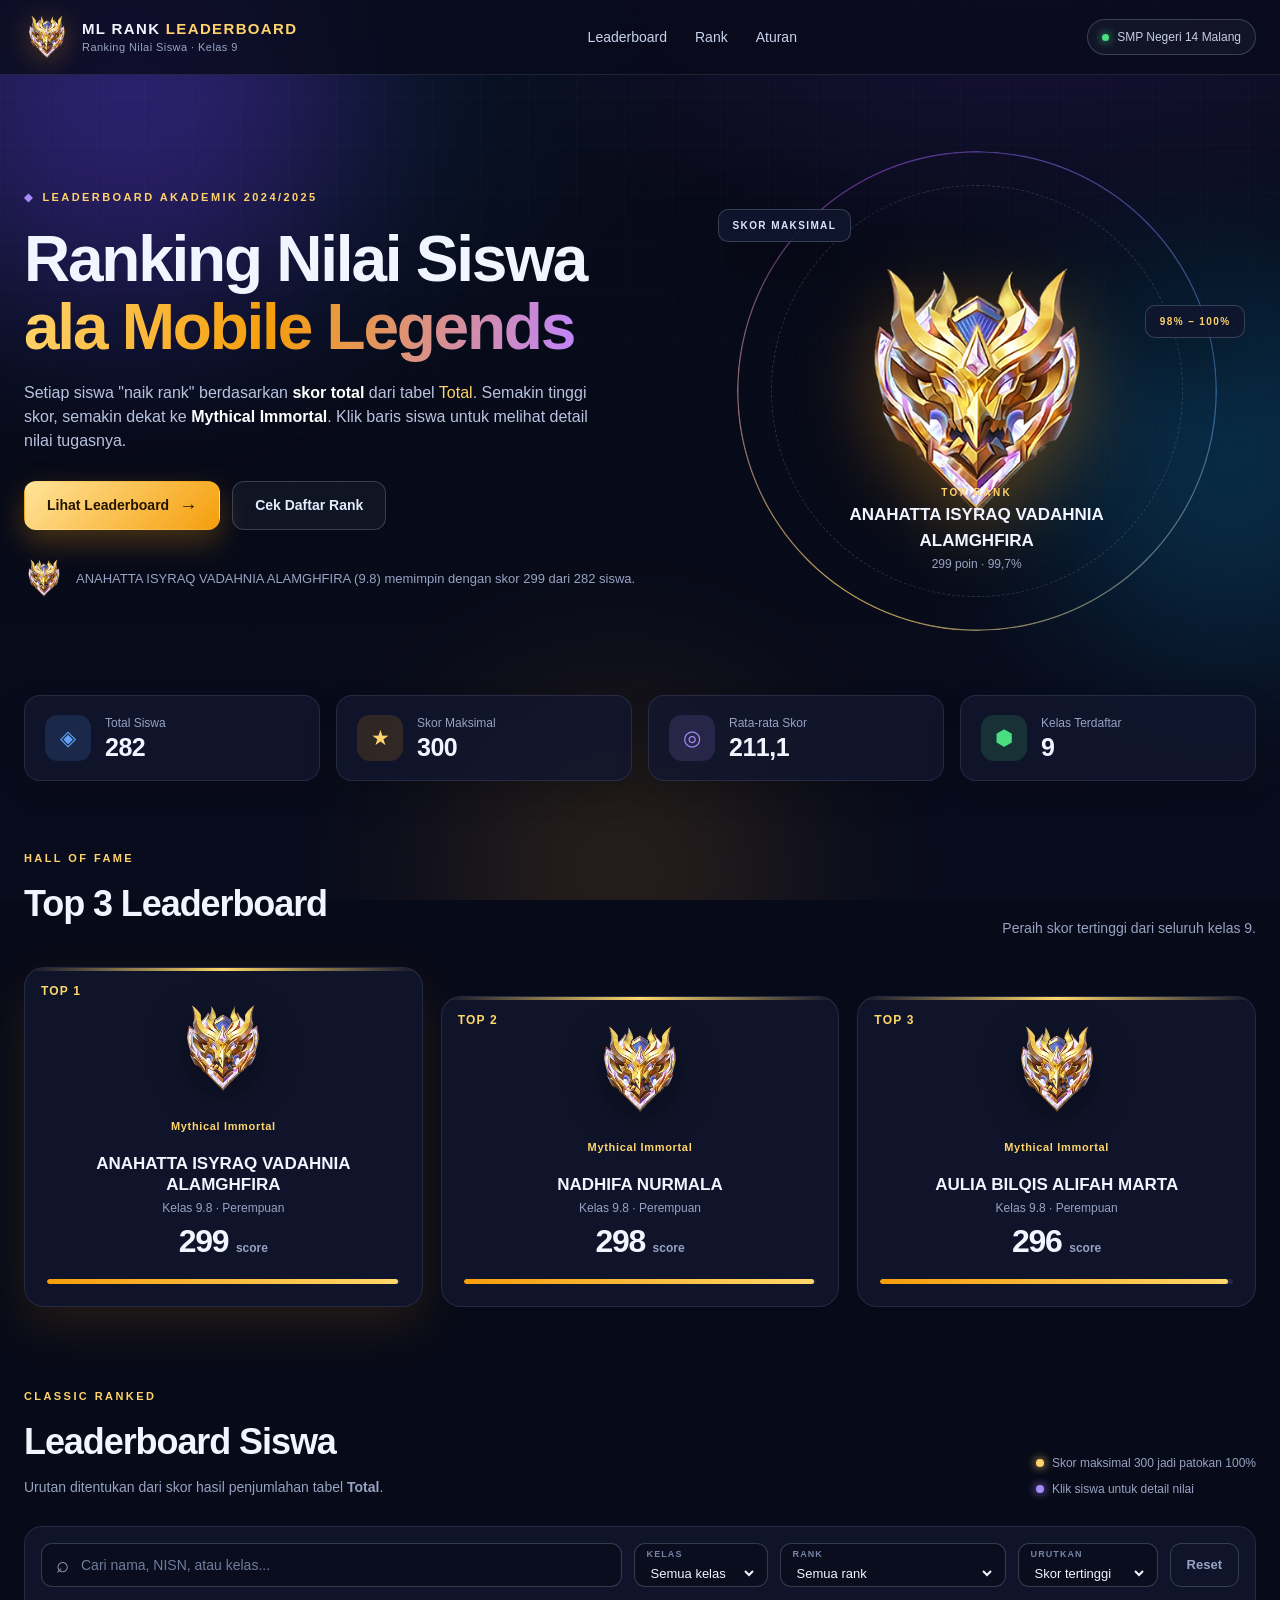
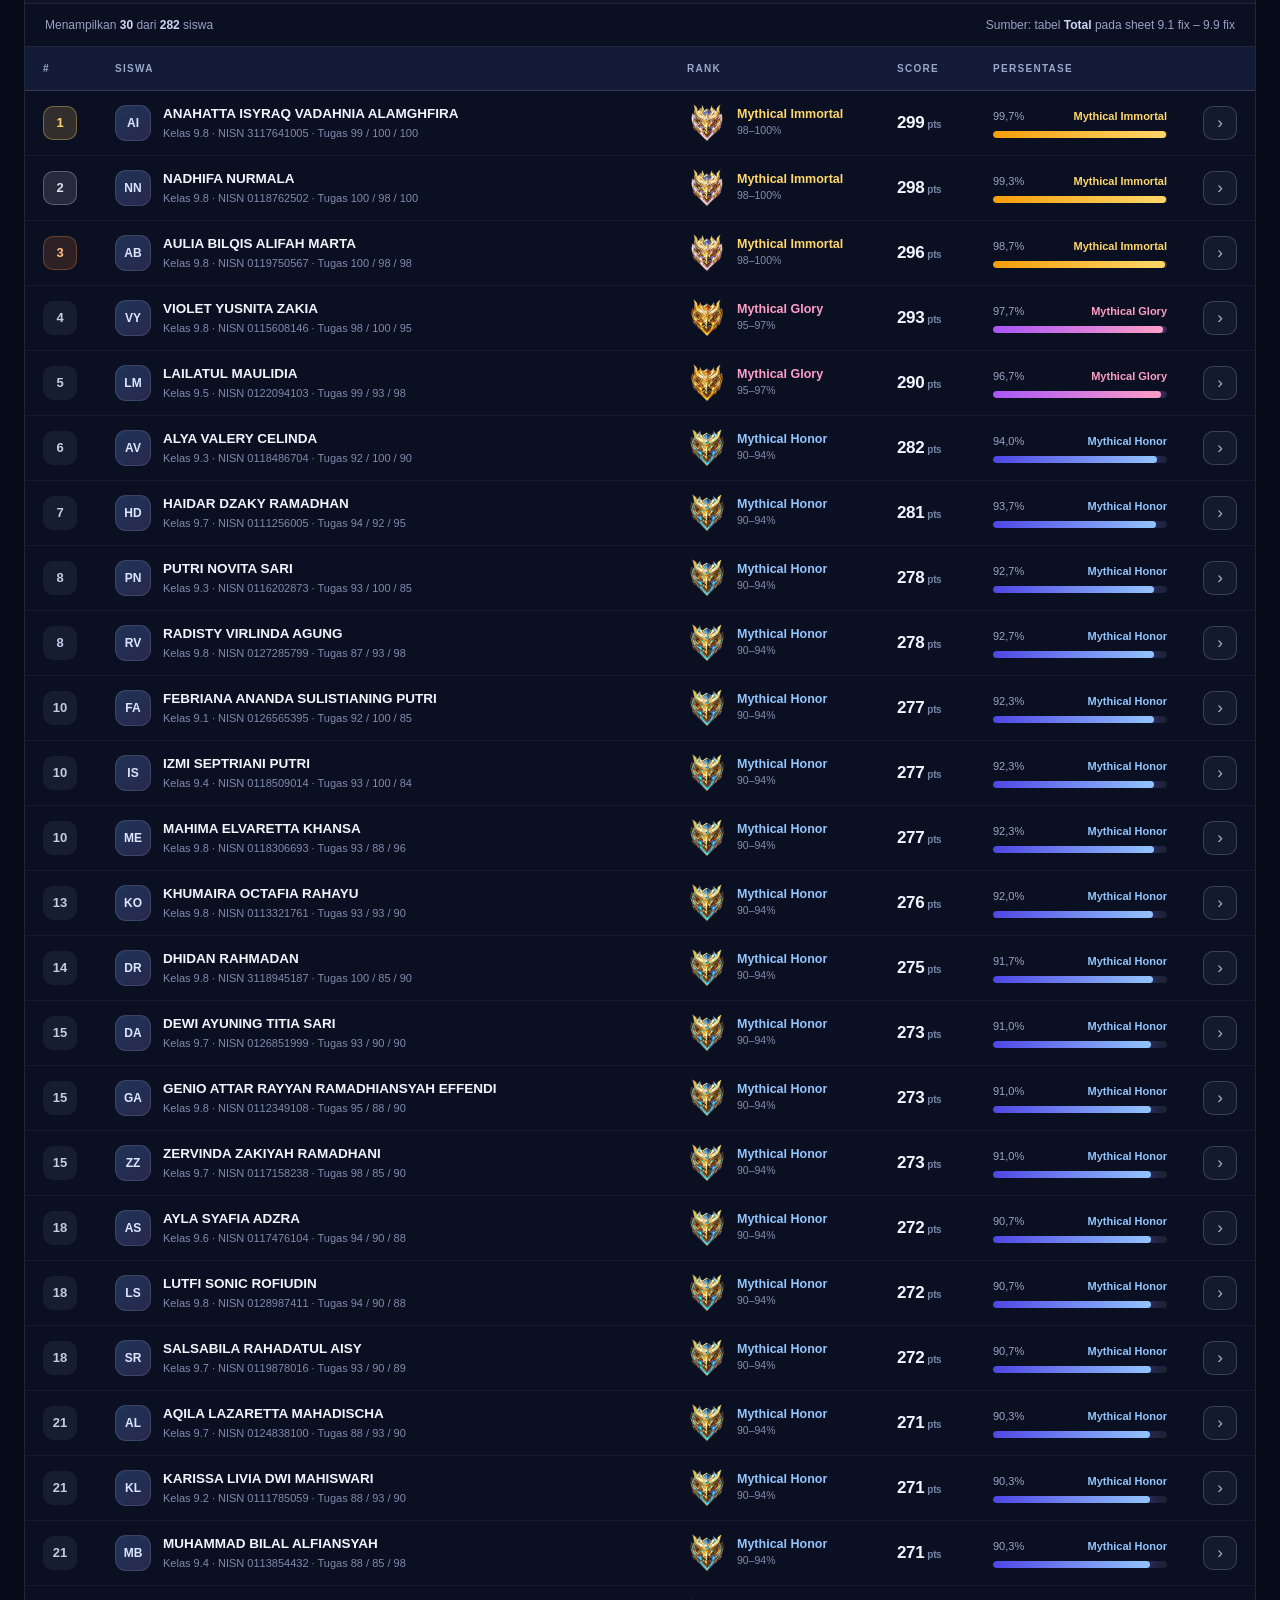
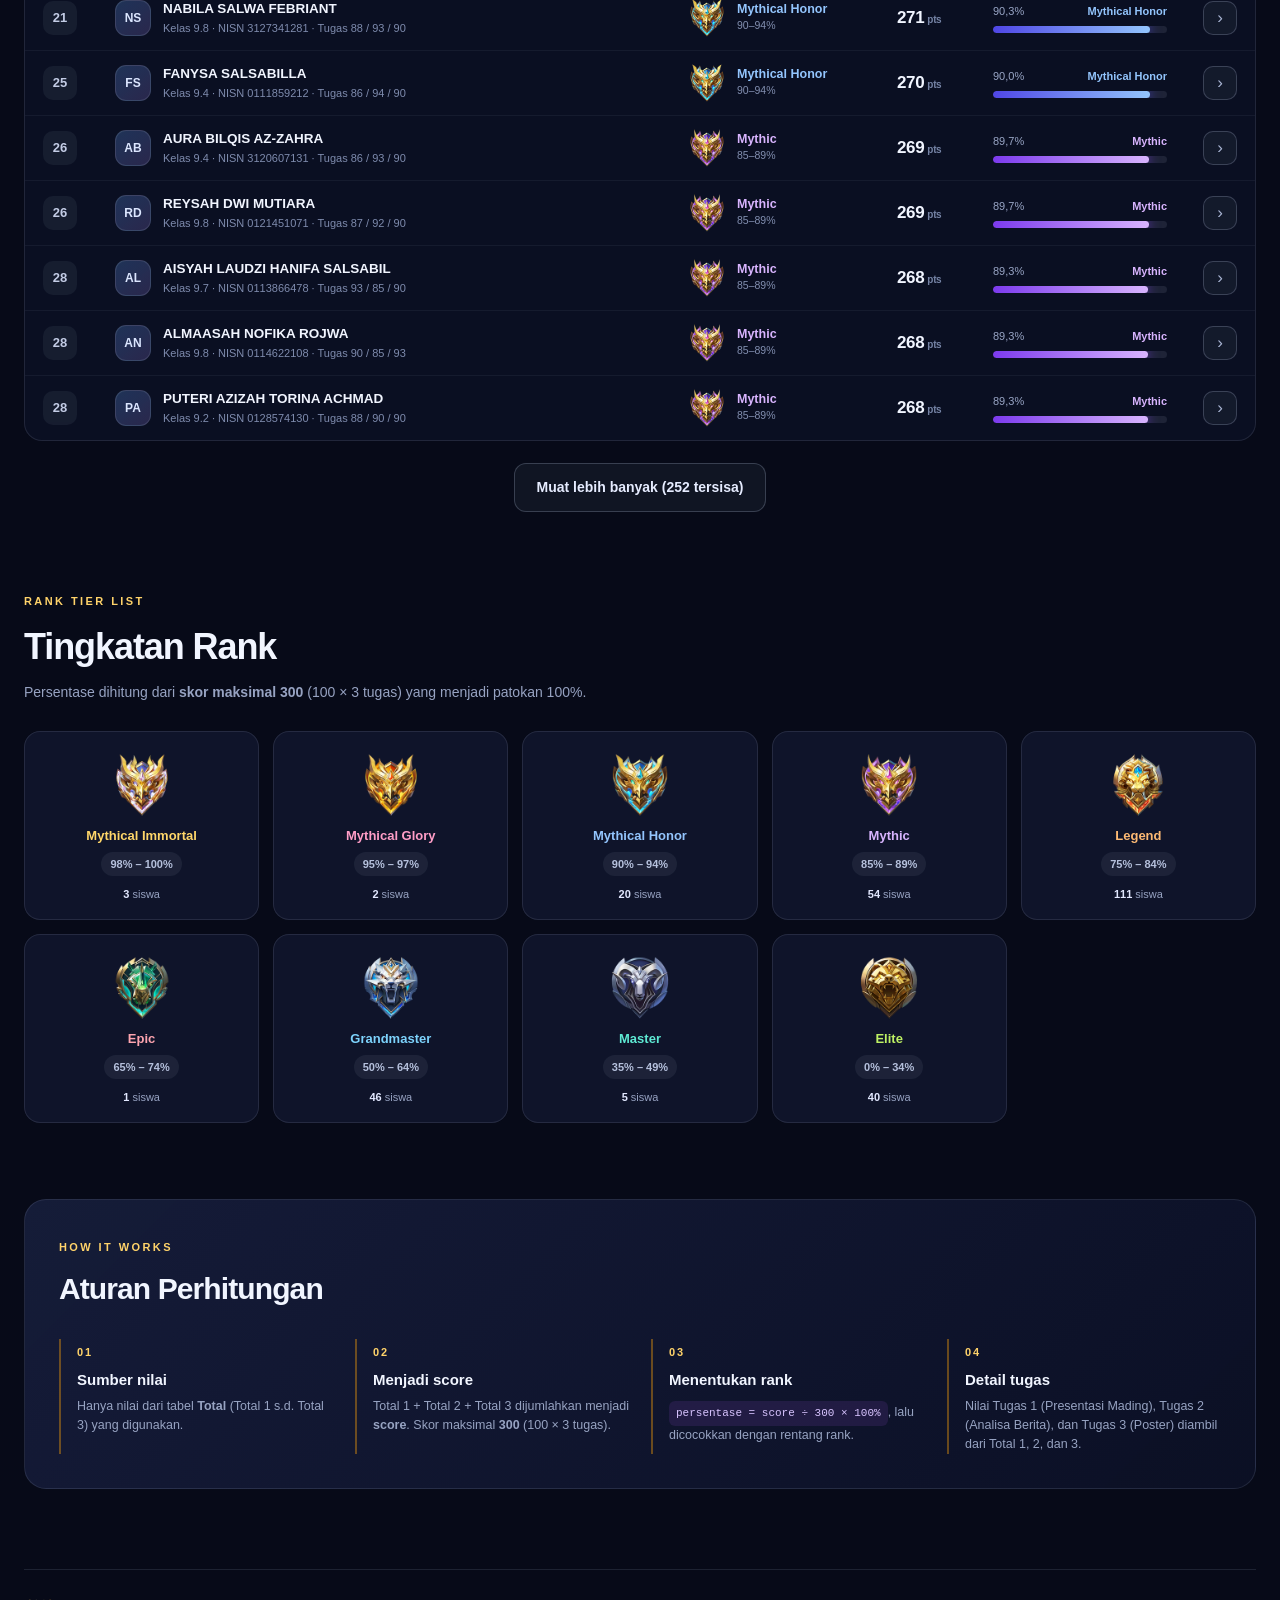
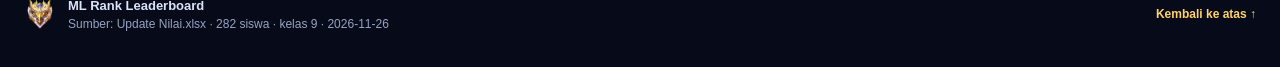
<file: index.html>
<!DOCTYPE html>
<html lang="id">
  <head>
    <meta charset="UTF-8" />
    <meta name="viewport" content="width=device-width, initial-scale=1.0" />
    <meta
      name="description"
      content="Leaderboard ranking nilai siswa kelas 9 dengan sistem rank Mobile Legends. Skor dihitung dari jumlah nilai pada tabel Total."
    />
    <meta name="theme-color" content="#080b1a" />
    <title>ML Rank Leaderboard · Ranking Nilai Siswa</title>
    <link rel="icon" href="assets/mlbb/rank-10.png" type="image/png" />
    <link rel="stylesheet" href="styles.css" />
  </head>
  <body>
    <div class="ambient" aria-hidden="true">
      <span class="orb orb-1"></span>
      <span class="orb orb-2"></span>
      <span class="orb orb-3"></span>
      <div class="grid-overlay"></div>
    </div>

    <header class="site-header">
      <a class="brand" href="#top" aria-label="Beranda ML Rank Leaderboard">
        <img src="assets/mlbb/rank-10.png" alt="Logo ML Rank Leaderboard" width="46" height="46" />
        <span class="brand-text">
          <strong>ML RANK <em>LEADERBOARD</em></strong>
          <small>Ranking Nilai Siswa · Kelas 9</small>
        </span>
      </a>
      <nav class="site-nav" aria-label="Navigasi utama">
        <a href="#leaderboard">Leaderboard</a>
        <a href="#ranks">Rank</a>
        <a href="#aturan">Aturan</a>
      </nav>
      <div class="header-tag"><span class="dot"></span> SMP Negeri 14 Malang</div>
    </header>

    <main id="top">
      <section class="hero">
        <div class="hero-copy">
          <div class="eyebrow"><span>◆</span> LEADERBOARD AKADEMIK 2024/2025</div>
          <h1>Ranking Nilai Siswa<br /><span>ala Mobile Legends</span></h1>
          <p>
            Setiap siswa "naik rank" berdasarkan <strong>skor total</strong> dari
            tabel <em>Total</em>. Semakin tinggi skor, semakin dekat ke
            <strong>Mythical Immortal</strong>. Klik baris siswa untuk melihat
            detail nilai tugasnya.
          </p>
          <div class="hero-actions">
            <a class="btn btn-primary" href="#leaderboard">Lihat Leaderboard <span>→</span></a>
            <a class="btn btn-ghost" href="#ranks">Cek Daftar Rank</a>
          </div>
          <div class="hero-note">
            <span class="mini-emblem" id="heroEmblem" aria-hidden="true"></span>
            <span id="heroNoteText">Memuat data...</span>
          </div>
        </div>

        <div class="hero-visual" aria-hidden="true">
          <div class="visual-ring ring-outer"></div>
          <div class="visual-ring ring-inner"></div>
          <div class="visual-emblem" id="heroEmblemLarge"></div>
          <div class="visual-caption">
            <span>TOP RANK</span>
            <strong id="heroTopName">—</strong>
            <small id="heroTopScore">—</small>
          </div>
          <div class="floating-chip chip-1">SKOR MAKSIMAL</div>
          <div class="floating-chip chip-2">98% – 100%</div>
        </div>
      </section>

      <section class="stats" id="statistik" aria-label="Statistik leaderboard">
        <article class="stat-card">
          <div class="stat-icon blue">◈</div>
          <div><span>Total Siswa</span><strong id="statStudents">—</strong></div>
        </article>
        <article class="stat-card">
          <div class="stat-icon gold">★</div>
          <div><span>Skor Maksimal</span><strong id="statMax">—</strong></div>
        </article>
        <article class="stat-card">
          <div class="stat-icon violet">◎</div>
          <div><span>Rata-rata Skor</span><strong id="statAvg">—</strong></div>
        </article>
        <article class="stat-card">
          <div class="stat-icon green">⬢</div>
          <div><span>Kelas Terdaftar</span><strong id="statClasses">—</strong></div>
        </article>
      </section>

      <section class="podium-section" aria-labelledby="podiumTitle">
        <div class="section-head compact">
          <div>
            <span class="section-kicker">HALL OF FAME</span>
            <h2 id="podiumTitle">Top 3 Leaderboard</h2>
          </div>
          <p>Peraih skor tertinggi dari seluruh kelas 9.</p>
        </div>
        <div class="podium" id="podium"></div>
      </section>

      <section class="leaderboard-section" id="leaderboard" aria-labelledby="leaderboardTitle">
        <div class="section-head">
          <div>
            <span class="section-kicker">CLASSIC RANKED</span>
            <h2 id="leaderboardTitle">Leaderboard Siswa</h2>
            <p>Urutan ditentukan dari skor hasil penjumlahan tabel <strong>Total</strong>.</p>
          </div>
          <div class="legend-mini">
            <span><i class="legend-dot gold"></i> Skor maksimal 300 jadi patokan 100%</span>
            <span><i class="legend-dot violet"></i> Klik siswa untuk detail nilai</span>
          </div>
        </div>

        <div class="toolbar">
          <label class="search-box">
            <span class="search-icon" aria-hidden="true">⌕</span>
            <input
              id="searchInput"
              type="search"
              placeholder="Cari nama, NISN, atau kelas..."
              autocomplete="off"
              aria-label="Cari siswa"
            />
          </label>
          <label class="select-box">
            <span>Kelas</span>
            <select id="classFilter" aria-label="Filter kelas"><option value="">Semua kelas</option></select>
          </label>
          <label class="select-box">
            <span>Rank</span>
            <select id="rankFilter" aria-label="Filter rank"><option value="">Semua rank</option></select>
          </label>
          <label class="select-box">
            <span>Urutkan</span>
            <select id="sortSelect" aria-label="Urutan leaderboard">
              <option value="score-desc">Skor tertinggi</option>
              <option value="score-asc">Skor terendah</option>
              <option value="name-asc">Nama A–Z</option>
              <option value="rank-desc">Rank tertinggi</option>
            </select>
          </label>
          <button class="btn-reset" id="resetFilter" type="button">Reset</button>
        </div>

        <div class="result-info">
          <span id="resultCount">—</span>
          <span class="result-source">Sumber: tabel <strong>Total</strong> pada sheet 9.1 fix – 9.9 fix</span>
        </div>

        <div class="table-shell">
          <table class="leaderboard-table">
            <thead>
              <tr>
                <th class="col-rank">#</th>
                <th class="col-student">Siswa</th>
                <th class="col-tier">Rank</th>
                <th class="col-score">Score</th>
                <th class="col-progress">Persentase</th>
                <th class="col-action"><span class="sr-only">Detail</span></th>
              </tr>
            </thead>
            <tbody id="leaderboardBody"></tbody>
          </table>
          <div class="empty-state" id="emptyState" hidden>
            <div>⌕</div>
            <h3>Tidak ada siswa ditemukan</h3>
            <p>Coba ubah kata kunci atau filter yang sedang digunakan.</p>
          </div>
        </div>

        <div class="load-more-wrap">
          <button class="btn btn-ghost" id="loadMore" type="button" hidden>Muat lebih banyak</button>
        </div>
      </section>

      <section class="ranks-section" id="ranks" aria-labelledby="ranksTitle">
        <div class="section-head">
          <div>
            <span class="section-kicker">RANK TIER LIST</span>
            <h2 id="ranksTitle">Tingkatan Rank</h2>
            <p>Persentase dihitung dari <strong>skor maksimal 300</strong> (100 × 3 tugas) yang menjadi patokan 100%.</p>
          </div>
        </div>
        <div class="rank-grid" id="rankGrid"></div>
      </section>

      <section class="rules-section" id="aturan" aria-labelledby="rulesTitle">
        <div class="rules-card">
          <span class="section-kicker">HOW IT WORKS</span>
          <h2 id="rulesTitle">Aturan Perhitungan</h2>
          <div class="rules-grid">
            <article>
              <span class="step">01</span>
              <h3>Sumber nilai</h3>
              <p>Hanya nilai dari tabel <strong>Total</strong> (Total 1 s.d. Total 3) yang digunakan.</p>
            </article>
            <article>
              <span class="step">02</span>
              <h3>Menjadi score</h3>
              <p>Total 1 + Total 2 + Total 3 dijumlahkan menjadi <strong>score</strong>. Skor maksimal <strong>300</strong> (100 × 3 tugas).</p>
            </article>
            <article>
              <span class="step">03</span>
              <h3>Menentukan rank</h3>
              <p>
                <code>persentase = score ÷ 300 × 100%</code>, lalu dicocokkan
                dengan rentang rank.
              </p>
            </article>
            <article>
              <span class="step">04</span>
              <h3>Detail tugas</h3>
              <p>
                Nilai Tugas 1 (Presentasi Mading), Tugas 2 (Analisa Berita), dan
                Tugas 3 (Poster) diambil dari Total 1, 2, dan 3.
              </p>
            </article>
          </div>
        </div>
      </section>
    </main>

    <footer class="site-footer">
      <img src="assets/mlbb/rank-10.png" alt="" width="32" height="32" />
      <div>
        <strong>ML Rank Leaderboard</strong>
        <span id="footerMeta">Data nilai kelas 9 · SMP Negeri 14 Malang</span>
      </div>
      <a href="#top">Kembali ke atas ↑</a>
    </footer>

    <div class="modal" id="detailModal" hidden>
      <div class="modal-backdrop" data-close-modal></div>
      <div class="modal-panel" role="dialog" aria-modal="true" aria-labelledby="modalName">
        <button class="modal-close" type="button" data-close-modal aria-label="Tutup detail">×</button>
        <div id="modalContent"></div>
      </div>
    </div>

    <script src="data.js"></script>
    <script src="app.js"></script>
  </body>
</html>
</file>
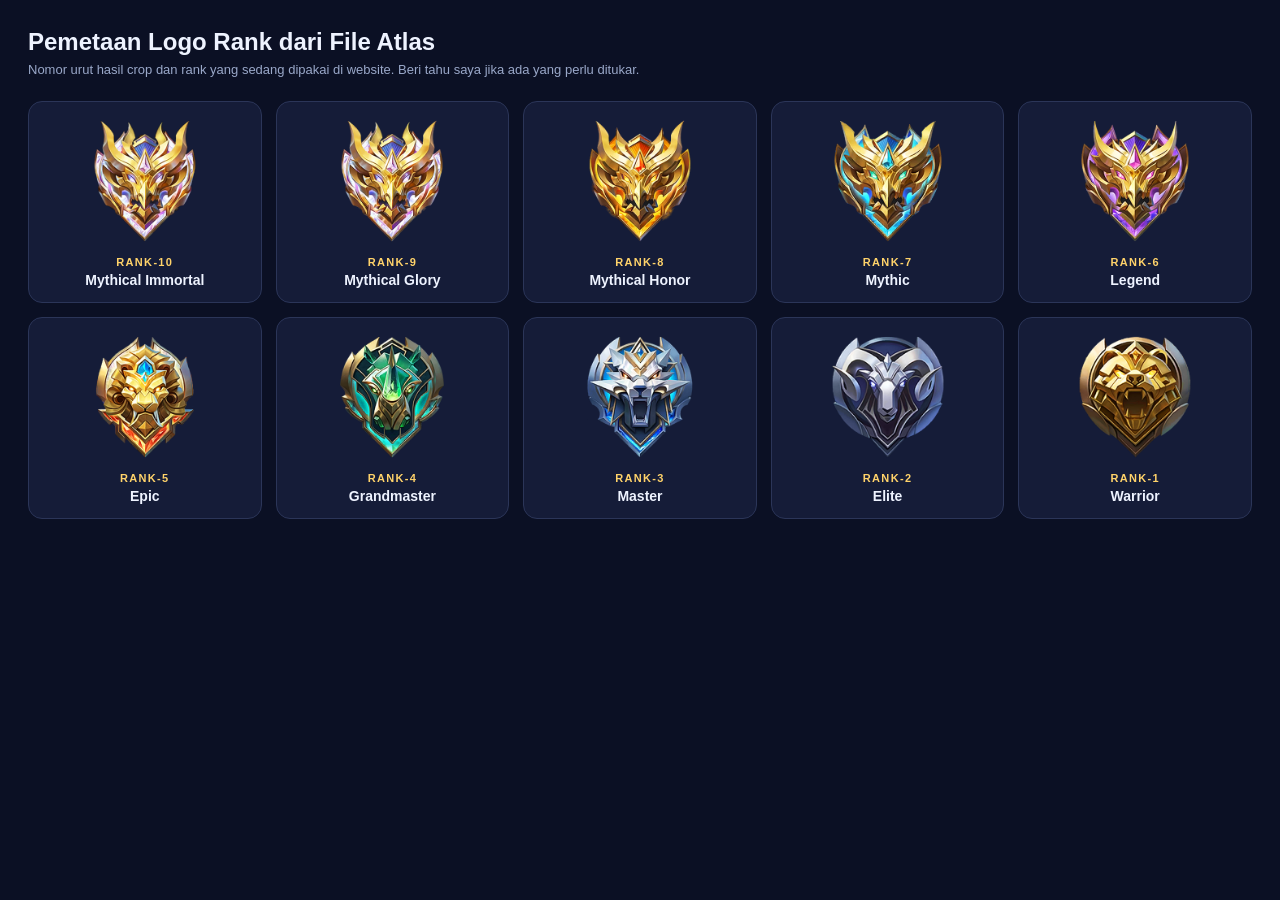
<file: tools/logo-check.html>
<!DOCTYPE html>
<html lang="id">
<head>
<meta charset="UTF-8" />
<meta name="viewport" content="width=device-width, initial-scale=1" />
<title>Cek Pemetaan Logo Rank</title>
<style>
  body { margin:0; padding:28px; background:#0b1024; color:#eef3ff; font-family:Segoe UI, sans-serif; }
  h1 { margin:0 0 6px; font-size:24px; }
  p { color:#9aa8c9; margin:0 0 24px; font-size:13px; }
  .grid { display:grid; grid-template-columns:repeat(5, minmax(0,1fr)); gap:14px; }
  .card { background:#151c38; border:1px solid #2b3558; border-radius:14px; padding:14px; text-align:center; }
  .card img { width:100%; max-width:130px; height:auto; display:block; margin:0 auto 10px; }
  .num { font-size:11px; color:#ffd36a; letter-spacing:.12em; font-weight:800; }
  .tier { margin-top:4px; font-size:14px; font-weight:700; }
  @media (max-width:900px){ .grid { grid-template-columns:repeat(2,1fr); } }
</style>
</head>
<body>
<h1>Pemetaan Logo Rank dari File Atlas</h1>
<p>Nomor urut hasil crop dan rank yang sedang dipakai di website. Beri tahu saya jika ada yang perlu ditukar.</p>
<div class="grid">
  <div class="card"><img src="../assets/mlbb/rank-10.png"><div class="num">RANK-10</div><div class="tier">Mythical Immortal</div></div>
  <div class="card"><img src="../assets/mlbb/rank-9.png"><div class="num">RANK-9</div><div class="tier">Mythical Glory</div></div>
  <div class="card"><img src="../assets/mlbb/rank-8.png"><div class="num">RANK-8</div><div class="tier">Mythical Honor</div></div>
  <div class="card"><img src="../assets/mlbb/rank-7.png"><div class="num">RANK-7</div><div class="tier">Mythic</div></div>
  <div class="card"><img src="../assets/mlbb/rank-6.png"><div class="num">RANK-6</div><div class="tier">Legend</div></div>
  <div class="card"><img src="../assets/mlbb/rank-5.png"><div class="num">RANK-5</div><div class="tier">Epic</div></div>
  <div class="card"><img src="../assets/mlbb/rank-4.png"><div class="num">RANK-4</div><div class="tier">Grandmaster</div></div>
  <div class="card"><img src="../assets/mlbb/rank-3.png"><div class="num">RANK-3</div><div class="tier">Master</div></div>
  <div class="card"><img src="../assets/mlbb/rank-2.png"><div class="num">RANK-2</div><div class="tier">Elite</div></div>
  <div class="card"><img src="../assets/mlbb/rank-1.png"><div class="num">RANK-1</div><div class="tier">Warrior</div></div>
</div>
</body>
</html>
</file>
<file: styles.css>
/* =========================================================
   ML Rank Leaderboard — styling
   ========================================================= */

:root {
  --bg: #070a18;
  --bg-soft: #0d1228;
  --panel: rgba(18, 24, 48, 0.78);
  --panel-solid: #121830;
  --line: rgba(148, 163, 184, 0.16);
  --line-strong: rgba(148, 163, 184, 0.3);
  --text: #f1f5ff;
  --muted: #97a3c2;
  --gold: #ffd36a;
  --gold-deep: #f59e0b;
  --violet: #a78bfa;
  --blue: #60a5fa;
  --green: #4ade80;
  --radius: 18px;
  --shadow: 0 24px 60px rgba(0, 0, 0, 0.35);
  --font: "Segoe UI", Inter, Roboto, "Helvetica Neue", Arial, sans-serif;
}

* { box-sizing: border-box; }

html { scroll-behavior: smooth; }

body {
  margin: 0;
  min-height: 100vh;
  color: var(--text);
  background: var(--bg);
  font-family: var(--font);
  line-height: 1.5;
  -webkit-font-smoothing: antialiased;
}

button, input, select { font: inherit; }
button { cursor: pointer; }
a { color: inherit; text-decoration: none; }

.sr-only {
  position: absolute;
  width: 1px; height: 1px;
  padding: 0; margin: -1px;
  overflow: hidden; clip: rect(0, 0, 0, 0);
  white-space: nowrap; border: 0;
}

/* ---------- Ambient background ---------- */
.ambient { position: fixed; inset: 0; z-index: -1; overflow: hidden; background:
  radial-gradient(1000px 600px at 80% -10%, rgba(124, 58, 237, .18), transparent 60%),
  radial-gradient(900px 600px at 10% 10%, rgba(14, 165, 233, .12), transparent 60%),
  linear-gradient(180deg, #080b1a 0%, #070a18 55%, #090c1d 100%);
}
.orb { position: absolute; border-radius: 50%; filter: blur(90px); opacity: .35; }
.orb-1 { width: 420px; height: 420px; background: #6d28d9; top: -120px; left: -80px; }
.orb-2 { width: 380px; height: 380px; background: #0ea5e9; top: 30%; right: -140px; opacity: .22; }
.orb-3 { width: 340px; height: 340px; background: #f59e0b; bottom: -140px; left: 35%; opacity: .13; }
.grid-overlay {
  position: absolute; inset: 0;
  background-image: linear-gradient(rgba(148,163,184,.045) 1px, transparent 1px),
    linear-gradient(90deg, rgba(148,163,184,.045) 1px, transparent 1px);
  background-size: 48px 48px;
  mask-image: linear-gradient(to bottom, rgba(0,0,0,.7), transparent 85%);
}

/* ---------- Header ---------- */
.site-header {
  position: sticky; top: 0; z-index: 30;
  display: flex; align-items: center; justify-content: space-between;
  gap: 24px;
  padding: 14px max(24px, calc((100vw - 1240px) / 2));
  background: rgba(8, 11, 26, .78);
  backdrop-filter: blur(18px);
  border-bottom: 1px solid var(--line);
}
.brand { display: flex; align-items: center; gap: 12px; }
.brand img { filter: drop-shadow(0 4px 14px rgba(245, 158, 11, .3)); }
.brand-text { display: flex; flex-direction: column; line-height: 1.2; }
.brand-text strong { font-size: 15px; letter-spacing: .09em; }
.brand-text em { color: var(--gold); font-style: normal; }
.brand-text small { color: var(--muted); font-size: 11px; letter-spacing: .04em; margin-top: 3px; }
.site-nav { display: flex; gap: 28px; font-size: 14px; color: #c8d2ec; }
.site-nav a { position: relative; padding: 6px 0; transition: color .2s; }
.site-nav a::after {
  content: ""; position: absolute; left: 0; right: 100%; bottom: 0;
  height: 2px; background: var(--gold); transition: right .25s;
}
.site-nav a:hover { color: #fff; }
.site-nav a:hover::after { right: 0; }
.header-tag {
  display: flex; align-items: center; gap: 8px;
  padding: 8px 14px; border-radius: 999px;
  border: 1px solid var(--line-strong);
  background: rgba(148, 163, 184, .06);
  color: #c4cde6; font-size: 12px; white-space: nowrap;
}
.header-tag .dot { width: 7px; height: 7px; border-radius: 50%; background: var(--green); box-shadow: 0 0 10px var(--green); }

/* ---------- Layout ---------- */
main { width: min(1240px, calc(100% - 48px)); margin: 0 auto; }
section { scroll-margin-top: 90px; }

/* ---------- Hero ---------- */
.hero {
  display: grid;
  grid-template-columns: minmax(0, 1.05fr) minmax(320px, .95fr);
  align-items: center;
  gap: 56px;
  padding: 76px 0 64px;
}
.eyebrow, .section-kicker {
  display: inline-flex; align-items: center; gap: 8px;
  color: var(--gold); font-size: 11px; font-weight: 800;
  letter-spacing: .22em; text-transform: uppercase;
}
.eyebrow span { color: var(--violet); }
.hero h1 {
  margin: 18px 0 20px;
  font-size: clamp(38px, 5vw, 66px);
  line-height: 1.06;
  letter-spacing: -.035em;
  font-weight: 850;
}
.hero h1 span {
  background: linear-gradient(100deg, #ffd36a, #f59e0b 45%, #c084fc 100%);
  -webkit-background-clip: text; background-clip: text;
  -webkit-text-fill-color: transparent;
}
.hero-copy > p { max-width: 580px; color: #b8c3df; font-size: 16px; margin: 0 0 28px; }
.hero-copy > p strong { color: #fff; }
.hero-copy > p em { color: var(--gold); font-style: normal; }
.hero-actions { display: flex; flex-wrap: wrap; gap: 12px; }
.btn {
  display: inline-flex; align-items: center; justify-content: center; gap: 10px;
  padding: 13px 22px; border-radius: 12px;
  font-weight: 700; font-size: 14px; border: 1px solid transparent;
  transition: transform .2s, box-shadow .2s, background .2s;
}
.btn:hover { transform: translateY(-2px); }
.btn-primary {
  color: #241500; background: linear-gradient(135deg, #ffe49a, #f59e0b);
  box-shadow: 0 12px 30px rgba(245, 158, 11, .28);
}
.btn-primary:hover { box-shadow: 0 16px 38px rgba(245, 158, 11, .42); }
.btn-primary span { font-size: 18px; line-height: 1; }
.btn-ghost {
  color: #e6ecff; border-color: var(--line-strong);
  background: rgba(148, 163, 184, .07);
}
.btn-ghost:hover { background: rgba(148, 163, 184, .14); }
.hero-note {
  margin-top: 28px; display: flex; align-items: center; gap: 12px;
  color: var(--muted); font-size: 13px;
}
.mini-emblem { display: inline-flex; flex: 0 0 auto; width: 40px; height: 40px; }
.mini-emblem .mlbb-logo { width: 40px; height: 40px; }

.hero-visual {
  position: relative;
  aspect-ratio: 1 / 1;
  max-width: 480px; width: 100%; margin-inline: auto;
  display: grid; place-items: center;
}
.visual-ring { position: absolute; border-radius: 50%; }
.ring-outer {
  inset: 0;
  background: conic-gradient(from 210deg, rgba(255,211,106,.7), rgba(168,85,247,.5), rgba(96,165,250,.45), rgba(255,211,106,.7));
  -webkit-mask: radial-gradient(farthest-side, transparent calc(100% - 2px), #000 calc(100% - 1px));
  mask: radial-gradient(farthest-side, transparent calc(100% - 2px), #000 calc(100% - 1px));
  animation: spin 24s linear infinite;
}
.ring-inner {
  inset: 34px;
  border: 1px dashed rgba(148,163,184,.25);
  animation: spin 40s linear infinite reverse;
}
@keyframes spin { to { transform: rotate(360deg); } }
.visual-emblem {
  width: 55%; aspect-ratio: 1;
  display: grid; place-items: center;
  filter: drop-shadow(0 20px 40px rgba(245, 158, 11, .35));
  animation: float 5s ease-in-out infinite;
}
.mlbb-logo { display: block; width: 100%; height: 100%; object-fit: contain; }
.visual-emblem .mlbb-logo { width: 100%; height: 100%; }
@keyframes float { 50% { transform: translateY(-10px); } }
.visual-caption {
  position: absolute; bottom: 12%; text-align: center;
  display: flex; flex-direction: column; gap: 2px;
}
.visual-caption span { color: var(--gold); font-size: 10px; letter-spacing: .24em; font-weight: 800; }
.visual-caption strong { font-size: 17px; text-align: center; max-width: 280px; }
.visual-caption small { color: var(--muted); font-size: 12px; }
.floating-chip {
  position: absolute;
  padding: 8px 14px; border-radius: 10px;
  background: rgba(16, 22, 46, .9);
  border: 1px solid var(--line-strong);
  box-shadow: var(--shadow);
  font-size: 10px; font-weight: 800; letter-spacing: .14em;
  color: #dbe4ff;
}
.chip-1 { top: 12%; left: -4%; }
.chip-2 { top: 32%; right: -6%; color: var(--gold); }

/* ---------- Stats ---------- */
.stats {
  display: grid; grid-template-columns: repeat(4, minmax(0, 1fr));
  gap: 16px; margin-bottom: 64px;
}
.stat-card {
  display: flex; align-items: center; gap: 14px;
  padding: 18px 20px; border-radius: 16px;
  background: var(--panel); border: 1px solid var(--line);
  box-shadow: 0 12px 30px rgba(0,0,0,.16);
  backdrop-filter: blur(12px);
}
.stat-card > div:last-child { display: flex; flex-direction: column; }
.stat-card span { color: var(--muted); font-size: 12px; }
.stat-card strong { font-size: 25px; line-height: 1.2; letter-spacing: -.02em; }
.stat-icon {
  width: 46px; height: 46px; flex: 0 0 auto;
  display: grid; place-items: center;
  border-radius: 13px; font-size: 21px;
  background: rgba(96,165,250,.14); color: var(--blue);
}
.stat-icon.gold { background: rgba(245,158,11,.14); color: var(--gold); }
.stat-icon.violet { background: rgba(167,139,250,.14); color: var(--violet); }
.stat-icon.green { background: rgba(74,222,128,.14); color: var(--green); }

/* ---------- Section heads ---------- */
.section-head {
  display: flex; justify-content: space-between; align-items: flex-end;
  gap: 24px; margin-bottom: 28px;
}
.section-head h2 { margin: 8px 0 8px; font-size: clamp(26px, 3vw, 36px); letter-spacing: -.03em; }
.section-head p { margin: 0; color: var(--muted); font-size: 14px; max-width: 620px; }
.section-head.compact p { text-align: right; }
.legend-mini { display: flex; flex-direction: column; gap: 8px; color: var(--muted); font-size: 12px; }
.legend-mini span { display: flex; align-items: center; gap: 8px; }
.legend-dot { width: 8px; height: 8px; border-radius: 50%; display: inline-block; }
.legend-dot.gold { background: var(--gold); box-shadow: 0 0 10px var(--gold); }
.legend-dot.violet { background: var(--violet); box-shadow: 0 0 10px var(--violet); }

/* ---------- Podium ---------- */
.podium-section { margin-bottom: 76px; }
.podium { display: grid; grid-template-columns: repeat(3, minmax(0, 1fr)); gap: 18px; align-items: end; }
.podium-card {
  position: relative; overflow: hidden;
  padding: 26px 22px 22px; border-radius: 20px;
  background: var(--panel); border: 1px solid var(--line);
  text-align: center; backdrop-filter: blur(12px);
  transition: transform .25s, border-color .25s;
}
.podium-card::before {
  content: ""; position: absolute; inset: 0 0 auto; height: 3px;
  background: linear-gradient(90deg, transparent, var(--tier-a), transparent);
}
.podium-card:hover { transform: translateY(-6px); border-color: var(--tier-a); }
.podium-card.first { padding-top: 34px; box-shadow: 0 20px 50px rgba(245,158,11,.12); }
.podium-medal {
  position: absolute; top: 14px; left: 16px;
  font-size: 12px; font-weight: 900; letter-spacing: .1em;
  color: var(--tier-a);
}
.podium-emblem { width: 92px; margin: 0 auto 12px; filter: drop-shadow(0 10px 20px rgba(0,0,0,.4)); }
.podium-emblem .mlbb-logo { width: 100%; height: auto; }
.podium-card h3 { margin: 8px 0 4px; font-size: 17px; line-height: 1.25; }
.podium-card .podium-kelas { color: var(--muted); font-size: 12px; }
.podium-tier { display: inline-flex; align-items: center; gap: 6px; margin: 12px 0 10px; font-size: 11px; font-weight: 800; color: var(--tier-a); letter-spacing: .06em; }
.podium-score { font-size: 32px; font-weight: 850; letter-spacing: -.04em; }
.podium-score small { font-size: 12px; font-weight: 600; color: var(--muted); letter-spacing: 0; }
.podium-bar { height: 5px; border-radius: 99px; background: rgba(148,163,184,.15); margin-top: 14px; overflow: hidden; }
.podium-bar i { display: block; height: 100%; border-radius: inherit; background: linear-gradient(90deg, var(--tier-b), var(--tier-a)); }

/* ---------- Leaderboard ---------- */
.leaderboard-section { margin-bottom: 76px; }
.toolbar {
  display: flex; flex-wrap: wrap; gap: 12px; align-items: end;
  padding: 16px; border-radius: 18px 18px 0 0;
  background: var(--panel); border: 1px solid var(--line); border-bottom: 0;
}
.search-box {
  flex: 1 1 260px; display: flex; align-items: center; gap: 10px;
  padding: 0 14px; height: 44px; border-radius: 11px;
  background: rgba(7, 10, 24, .6); border: 1px solid var(--line-strong);
}
.search-icon { color: var(--muted); font-size: 22px; line-height: 1; }
.search-box input {
  width: 100%; background: transparent; border: 0; outline: 0;
  color: var(--text); font-size: 14px;
}
.search-box input::placeholder { color: #6f7c9d; }
.select-box {
  display: flex; flex-direction: column; gap: 4px;
  padding: 4px 10px 4px 12px; height: 44px; justify-content: center;
  border-radius: 11px; background: rgba(7, 10, 24, .6); border: 1px solid var(--line-strong);
}
.select-box span { font-size: 9px; text-transform: uppercase; letter-spacing: .12em; color: #7784a6; font-weight: 800; }
.select-box select {
  background: transparent; border: 0; outline: 0; color: var(--text);
  font-size: 13px; padding-right: 14px; cursor: pointer;
}
.select-box option, .leaderboard-table option { background: var(--panel-solid); color: var(--text); }
.btn-reset {
  height: 44px; padding: 0 16px; border-radius: 11px;
  border: 1px solid var(--line-strong); background: transparent; color: var(--muted);
  font-weight: 700; font-size: 13px; transition: color .2s, background .2s;
}
.btn-reset:hover { color: #fff; background: rgba(148,163,184,.12); }
.result-info {
  display: flex; justify-content: space-between; gap: 16px; flex-wrap: wrap;
  padding: 12px 20px; font-size: 12px; color: var(--muted);
  background: rgba(12, 17, 38, .8); border: 1px solid var(--line); border-bottom: 0;
}
.result-info strong { color: #cdd7f2; }
.table-shell {
  border: 1px solid var(--line); border-radius: 0 0 18px 18px;
  background: rgba(12, 17, 38, .78); overflow: hidden; backdrop-filter: blur(12px);
}
.leaderboard-table { width: 100%; border-collapse: collapse; }
.leaderboard-table thead th {
  position: sticky; top: 0; z-index: 2;
  padding: 14px 18px; text-align: left;
  background: #141b36; color: #9aa8c9;
  font-size: 10px; letter-spacing: .13em; text-transform: uppercase; font-weight: 800;
  border-bottom: 1px solid var(--line-strong);
}
.leaderboard-table tbody tr {
  border-bottom: 1px solid rgba(148,163,184,.08);
  transition: background .18s;
}
.leaderboard-table tbody tr:hover { background: rgba(148, 163, 184, .07); }
.leaderboard-table tbody tr:last-child { border-bottom: 0; }
.leaderboard-table td { padding: 12px 18px; vertical-align: middle; font-size: 14px; }
.col-rank { width: 72px; }
.col-student { min-width: 250px; }
.col-tier { width: 210px; }
.col-score { width: 96px; }
.col-progress { width: 210px; }
.col-action { width: 56px; }

.rank-number {
  display: inline-grid; place-items: center;
  width: 34px; height: 34px; border-radius: 10px;
  background: rgba(148,163,184,.09); color: #c3cce5;
  font-weight: 800; font-size: 13px;
}
.rank-number.top-1 { background: rgba(255,211,106,.16); color: #ffd36a; box-shadow: inset 0 0 0 1px rgba(255,211,106,.35); }
.rank-number.top-2 { background: rgba(203,213,225,.14); color: #dbe3f0; box-shadow: inset 0 0 0 1px rgba(203,213,225,.3); }
.rank-number.top-3 { background: rgba(251,146,60,.14); color: #fbbf80; box-shadow: inset 0 0 0 1px rgba(251,146,60,.3); }
.student-cell { display: flex; align-items: center; gap: 12px; }
.student-avatar {
  width: 36px; height: 36px; flex: 0 0 auto; border-radius: 11px;
  display: grid; place-items: center; font-weight: 800; font-size: 12px;
  background: linear-gradient(140deg, rgba(96,165,250,.25), rgba(167,139,250,.2));
  color: #dce6ff; border: 1px solid rgba(148,163,184,.2);
}
.student-meta { display: flex; flex-direction: column; min-width: 0; }
.student-meta strong { font-size: 13.5px; font-weight: 650; line-height: 1.3; }
.student-meta small { color: #7f8cae; font-size: 11px; margin-top: 2px; }
.row-button {
  width: 100%; text-align: left; background: transparent; color: inherit;
  border: 0; padding: 0; display: flex; align-items: center; gap: 12px;
}
.tier-cell { display: flex; align-items: center; gap: 10px; }
.tier-emblem { width: 40px; height: 40px; flex: 0 0 auto; }
.tier-emblem .mlbb-logo { width: 100%; height: 100%; }
.tier-label { display: flex; flex-direction: column; }
.tier-label strong { font-size: 12.5px; font-weight: 750; color: var(--tier-a); line-height: 1.25; }
.tier-label small { color: #8390b1; font-size: 10.5px; }
.score-value { font-size: 17px; font-weight: 850; letter-spacing: -.02em; }
.score-value small { color: #7583a5; font-size: 10px; font-weight: 600; margin-left: 3px; }
.progress-cell { display: flex; flex-direction: column; gap: 6px; }
.progress-meta { display: flex; justify-content: space-between; font-size: 11px; color: #9aa7c7; }
.progress-meta strong { color: var(--tier-a); }
.progress-track { height: 7px; border-radius: 99px; background: rgba(148,163,184,.14); overflow: hidden; }
.progress-track i {
  display: block; height: 100%; border-radius: inherit;
  background: linear-gradient(90deg, var(--tier-b), var(--tier-a));
  box-shadow: 0 0 12px var(--tier-b);
}
.btn-detail {
  width: 34px; height: 34px; border-radius: 10px;
  display: grid; place-items: center;
  border: 1px solid var(--line-strong); background: rgba(148,163,184,.07);
  color: #a9b5d3; font-size: 17px; transition: all .2s;
}
.btn-detail:hover { color: #241500; background: var(--gold); border-color: var(--gold); }
.empty-state { padding: 60px 20px; text-align: center; color: var(--muted); }
.empty-state div { font-size: 42px; color: #55617f; }
.empty-state h3 { margin: 10px 0 4px; color: var(--text); }
.empty-state p { margin: 0; font-size: 13px; }
.load-more-wrap { display: flex; justify-content: center; margin-top: 22px; }

/* ---------- Rank tier grid ---------- */
.ranks-section { margin-bottom: 76px; }
.rank-grid { display: grid; grid-template-columns: repeat(5, minmax(0, 1fr)); gap: 14px; }
.rank-card {
  position: relative; padding: 20px 14px 16px; border-radius: 16px;
  background: var(--panel); border: 1px solid var(--line);
  text-align: center; backdrop-filter: blur(10px);
  transition: transform .2s, border-color .2s;
}
.rank-card:hover { transform: translateY(-4px); border-color: var(--tier-a); }
.rank-card .rank-card-emblem { width: 66px; margin: 0 auto 10px; }
.rank-card .rank-card-emblem .mlbb-logo { width: 100%; height: auto; }
.rank-card h3 { margin: 0; font-size: 13px; color: var(--tier-a); line-height: 1.3; }
.rank-card .range { display: inline-block; margin-top: 7px; padding: 4px 9px; border-radius: 99px; background: rgba(148,163,184,.1); color: #b6c1dd; font-size: 11px; font-weight: 700; }
.rank-card .count { margin-top: 10px; font-size: 11px; color: var(--muted); }
.rank-card .count strong { color: #e2e8ff; }

/* ---------- Rules ---------- */
.rules-section { margin-bottom: 80px; }
.rules-card {
  padding: 34px; border-radius: 22px;
  background: linear-gradient(135deg, rgba(23, 30, 60, .9), rgba(12, 17, 38, .92));
  border: 1px solid var(--line);
}
.rules-card h2 { margin: 8px 0 28px; font-size: 30px; letter-spacing: -.03em; }
.rules-grid { display: grid; grid-template-columns: repeat(4, minmax(0,1fr)); gap: 22px; }
.rules-grid article { border-left: 2px solid rgba(245,158,11,.4); padding-left: 16px; }
.rules-grid .step { color: var(--gold); font-size: 11px; font-weight: 900; letter-spacing: .16em; }
.rules-grid h3 { margin: 6px 0; font-size: 15px; }
.rules-grid p { margin: 0; color: var(--muted); font-size: 12.5px; }
.rules-grid code {
  display: inline-block; margin-top: 4px; padding: 4px 7px; border-radius: 6px;
  background: rgba(168,85,247,.12); color: #d8c4ff; font-size: 11px;
}

/* ---------- Footer ---------- */
.site-footer {
  width: min(1240px, calc(100% - 48px)); margin: 0 auto;
  padding: 26px 0 34px; border-top: 1px solid var(--line);
  display: flex; align-items: center; gap: 12px;
  font-size: 12px; color: var(--muted);
}
.site-footer div { display: flex; flex-direction: column; }
.site-footer strong { color: #dbe3fa; font-size: 13px; }
.site-footer a { margin-left: auto; color: var(--gold); font-weight: 700; }
.site-footer a:hover { text-decoration: underline; }

/* ---------- Modal / detail ---------- */
.modal { position: fixed; inset: 0; z-index: 60; display: grid; place-items: center; padding: 20px; }
.modal[hidden] { display: none; }
.modal-backdrop { position: absolute; inset: 0; background: rgba(3, 5, 14, .78); backdrop-filter: blur(8px); }
.modal-panel {
  position: relative; z-index: 1; width: min(620px, 100%);
  max-height: min(88vh, 820px); overflow-y: auto;
  border-radius: 22px; border: 1px solid var(--line-strong);
  background: linear-gradient(160deg, #171f3f, #0c1128 65%);
  box-shadow: 0 30px 90px rgba(0,0,0,.6);
  animation: pop .22s ease-out;
}
@keyframes pop { from { opacity: 0; transform: translateY(12px) scale(.98); } }
.modal-close {
  position: absolute; top: 14px; right: 14px; z-index: 2;
  width: 34px; height: 34px; border-radius: 10px;
  border: 1px solid var(--line-strong); background: rgba(8,11,26,.7);
  color: #cbd5f5; font-size: 22px; line-height: 1;
}
.modal-close:hover { background: rgba(255,255,255,.12); }
.modal-header {
  position: relative; padding: 26px 28px 22px;
  border-bottom: 1px solid var(--line);
  background: radial-gradient(400px 180px at 90% -40%, var(--tier-b), transparent 75%);
}
.modal-identity { display: flex; gap: 16px; align-items: center; padding-right: 34px; }
.modal-emblem { width: 76px; flex: 0 0 auto; }
.modal-emblem .mlbb-logo { width: 100%; height: auto; }
.modal-identity h2 { margin: 0 0 4px; font-size: 20px; line-height: 1.25; }
.modal-identity p { margin: 0; color: var(--muted); font-size: 12px; }
.modal-tier { display: inline-flex; align-items: center; gap: 6px; margin-top: 12px; padding: 5px 11px; border-radius: 99px; font-size: 11px; font-weight: 800; background: rgba(148,163,184,.1); color: var(--tier-a); }
.modal-score-row { display: grid; grid-template-columns: repeat(3, 1fr); gap: 10px; padding: 20px 28px 0; }
.modal-score-box { padding: 12px 14px; border-radius: 13px; background: rgba(148,163,184,.07); border: 1px solid var(--line); }
.modal-score-box span { display: block; color: var(--muted); font-size: 10px; text-transform: uppercase; letter-spacing: .1em; font-weight: 800; }
.modal-score-box strong { display: block; margin-top: 4px; font-size: 21px; letter-spacing: -.03em; }
.modal-score-box strong small { font-size: 11px; color: var(--muted); }
.modal-body { padding: 22px 28px 28px; }
.modal-subtitle { margin: 0 0 14px; font-size: 12px; letter-spacing: .12em; text-transform: uppercase; color: #9aa8c9; font-weight: 800; }
.assignment-grid { display: grid; gap: 10px; }
.assignment-card {
  display: grid; grid-template-columns: 40px minmax(0,1fr) auto;
  align-items: center; gap: 12px;
  padding: 13px 14px; border-radius: 14px;
  background: rgba(148,163,184,.06); border: 1px solid var(--line);
}
.assignment-icon {
  width: 40px; height: 40px; border-radius: 11px; display: grid; place-items: center;
  font-size: 18px; background: rgba(96,165,250,.13); color: var(--blue);
}
.assignment-card:nth-child(2) .assignment-icon { background: rgba(167,139,250,.14); color: var(--violet); }
.assignment-card:nth-child(3) .assignment-icon { background: rgba(245,158,11,.14); color: var(--gold); }
.assignment-info { min-width: 0; }
.assignment-info span { display: block; color: #8d9abb; font-size: 10px; font-weight: 800; letter-spacing: .1em; text-transform: uppercase; }
.assignment-info strong { display: block; font-size: 13px; margin: 2px 0 6px; }
.assignment-info .mini-track { height: 5px; border-radius: 99px; background: rgba(148,163,184,.16); overflow: hidden; }
.assignment-info .mini-track i { display: block; height: 100%; border-radius: inherit; background: linear-gradient(90deg, #60a5fa, #a78bfa); }
.assignment-card:nth-child(2) .mini-track i { background: linear-gradient(90deg, #a78bfa, #f472b6); }
.assignment-card:nth-child(3) .mini-track i { background: linear-gradient(90deg, #f59e0b, #fbbf24); }
.assignment-value { font-size: 19px; font-weight: 850; }
.assignment-value small { display: block; font-size: 10px; color: var(--muted); font-weight: 600; text-align: right; }
.modal-footnote {
  margin: 18px 0 0; padding: 12px 14px; border-radius: 12px;
  background: rgba(168,85,247,.08); border: 1px solid rgba(168,85,247,.18);
  color: #b9a6de; font-size: 11.5px;
}
.extra-totals { display: flex; flex-wrap: wrap; gap: 8px; margin-top: 16px; }
.extra-totals span { padding: 6px 10px; border-radius: 8px; background: rgba(148,163,184,.08); color: #9eabc9; font-size: 11px; }
.extra-totals strong { color: #e6ecff; }
body.modal-open { overflow: hidden; }

/* ---------- Responsive ---------- */
@media (max-width: 1060px) {
  .rank-grid { grid-template-columns: repeat(4, minmax(0, 1fr)); }
  .rules-grid { grid-template-columns: repeat(2, minmax(0, 1fr)); }
  .site-nav { gap: 18px; }
}

@media (max-width: 860px) {
  .site-header { flex-wrap: wrap; gap: 12px; }
  .header-tag { display: none; }
  .hero { grid-template-columns: 1fr; gap: 24px; padding-top: 48px; text-align: center; }
  .hero-copy > p { margin-inline: auto; }
  .hero-actions, .hero-note { justify-content: center; }
  .hero-visual { max-width: 360px; }
  .stats { grid-template-columns: repeat(2, minmax(0, 1fr)); margin-bottom: 52px; }
  .podium { grid-template-columns: 1fr; }
  .podium-card.first { order: -1; }
  .section-head { flex-direction: column; align-items: flex-start; }
  .section-head.compact p { text-align: left; }
  .rank-grid { grid-template-columns: repeat(3, minmax(0, 1fr)); }
}

@media (max-width: 700px) {
  main { width: min(100% - 28px, 1240px); }
  .site-header { padding: 12px 14px; }
  .site-nav { width: 100%; justify-content: center; font-size: 12px; }
  .hero h1 { font-size: 36px; }
  .stats { gap: 10px; }
  .stat-card { padding: 14px; }
  .stat-card strong { font-size: 20px; }
  .toolbar { border-radius: 16px 16px 0 0; }
  .search-box, .select-box { flex: 1 1 100%; }
  .btn-reset { width: 100%; }
  .result-info { flex-direction: column; gap: 4px; }
  .table-shell { border-radius: 0 0 16px 16px; }
  .leaderboard-table thead { display: none; }
  .leaderboard-table, .leaderboard-table tbody { display: block; }
  .leaderboard-table tbody tr {
    display: grid; grid-template-columns: 44px 1fr 40px;
    gap: 8px 10px; padding: 14px; border-bottom: 1px solid var(--line);
  }
  .leaderboard-table td { padding: 0; }
  .leaderboard-table td:nth-child(1) { grid-row: 1 / 3; align-self: center; }
  .leaderboard-table td:nth-child(2) { grid-column: 2 / 4; }
  .leaderboard-table td:nth-child(3) { grid-column: 1 / 3; }
  .leaderboard-table td:nth-child(4) { grid-column: 3; text-align: right; align-self: center; }
  .leaderboard-table td:nth-child(5) { grid-column: 1 / 4; }
  .leaderboard-table td:nth-child(6) { display: none; }
  .student-cell .student-meta strong { font-size: 13px; }
  .rank-grid { grid-template-columns: repeat(2, minmax(0, 1fr)); }
  .rules-card { padding: 22px; }
  .rules-grid { grid-template-columns: 1fr; gap: 18px; }
  .modal-header, .modal-body { padding-left: 18px; padding-right: 18px; }
  .modal-score-row { padding-left: 18px; padding-right: 18px; gap: 6px; }
  .modal-score-box { padding: 10px 8px; }
  .modal-score-box strong { font-size: 17px; }
  .assignment-card { grid-template-columns: 34px minmax(0,1fr) auto; gap: 8px; padding: 10px; }
  .assignment-icon { width: 34px; height: 34px; }
  .site-footer { flex-wrap: wrap; }
  .site-footer a { margin-left: 0; width: 100%; }
}

@media (prefers-reduced-motion: reduce) {
  *, *::before, *::after { animation-duration: .001ms !important; transition-duration: .001ms !important; scroll-behavior: auto !important; }
}
</file>
